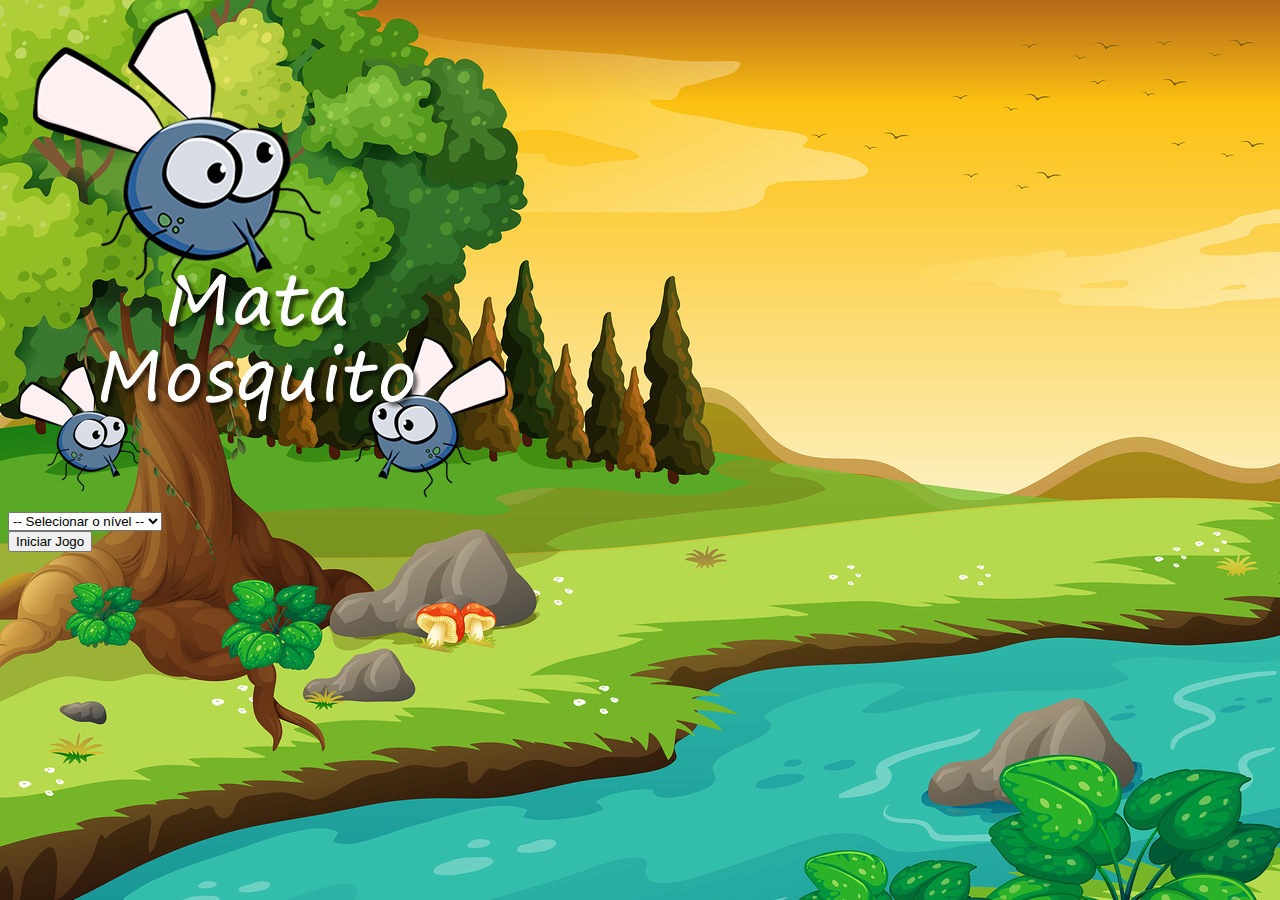
<file: index.html>
<!DOCTYPE html>
<html lang="en">
<head>
    <meta charset="UTF-8">
    <meta http-equiv="X-UA-Compatible" content="IE=edge">
    <meta name="viewport" content="width=device-width, initial-scale=1.0">
    <link href="https://cdn.jsdelivr.net/npm/bootstrap@5.3.0-alpha1/dist/css/bootstrap.min.css" rel="stylesheet" integrity="sha384-GLhlTQ8iRABdZLl6O3oVMWSktQOp6b7In1Zl3/Jr59b6EGGoI1aFkw7cmDA6j6gD" crossorigin="anonymous">
    <link rel="stylesheet" href="./assets/css/estilo.css">
    <title>Home | Mata Mosquito</title>

    <script>
        function iniciarJogo() {
            
            let nivel = document.getElementById('nivel').value

            if(nivel === '') {
                alert('Selecione um nível para iníciar o jogo')
                return false
            }

            window.location.href = 'app.html?' + nivel
        }
    </script>
</head>
<body>
    <div class="container">
        <div class="row">
            <div class="col">
                <div class="d-flex justify-content-center">
                    <img src="./assets/imagens/game.png">
                </div>
            </div>
        </div>
        <div class="row">
            <div class="col">
                <div class="d-flex justify-content-center">
                    <div class="mb-5">
                        <select id="nivel" class="form-control">
                            <option value="">-- Selecionar o nível --</option>
                            <option value="normal">Normal</option>
                            <option value="dificil">Dificial</option>
                            <option value="chucknorris">Chuck Norris</option>
                        </select>
                    </div>
                </div>
            </div>
        </div>

        <div class="row">
            <div class="col">
                <div class="d-flex justify-content-center">
                    <button type="button" class="btn btn-danger btn-lg" onclick="iniciarJogo()">Iniciar Jogo</button>
                </div>
            </div>
        </div>
    </div>
</body>
</html>
</file>
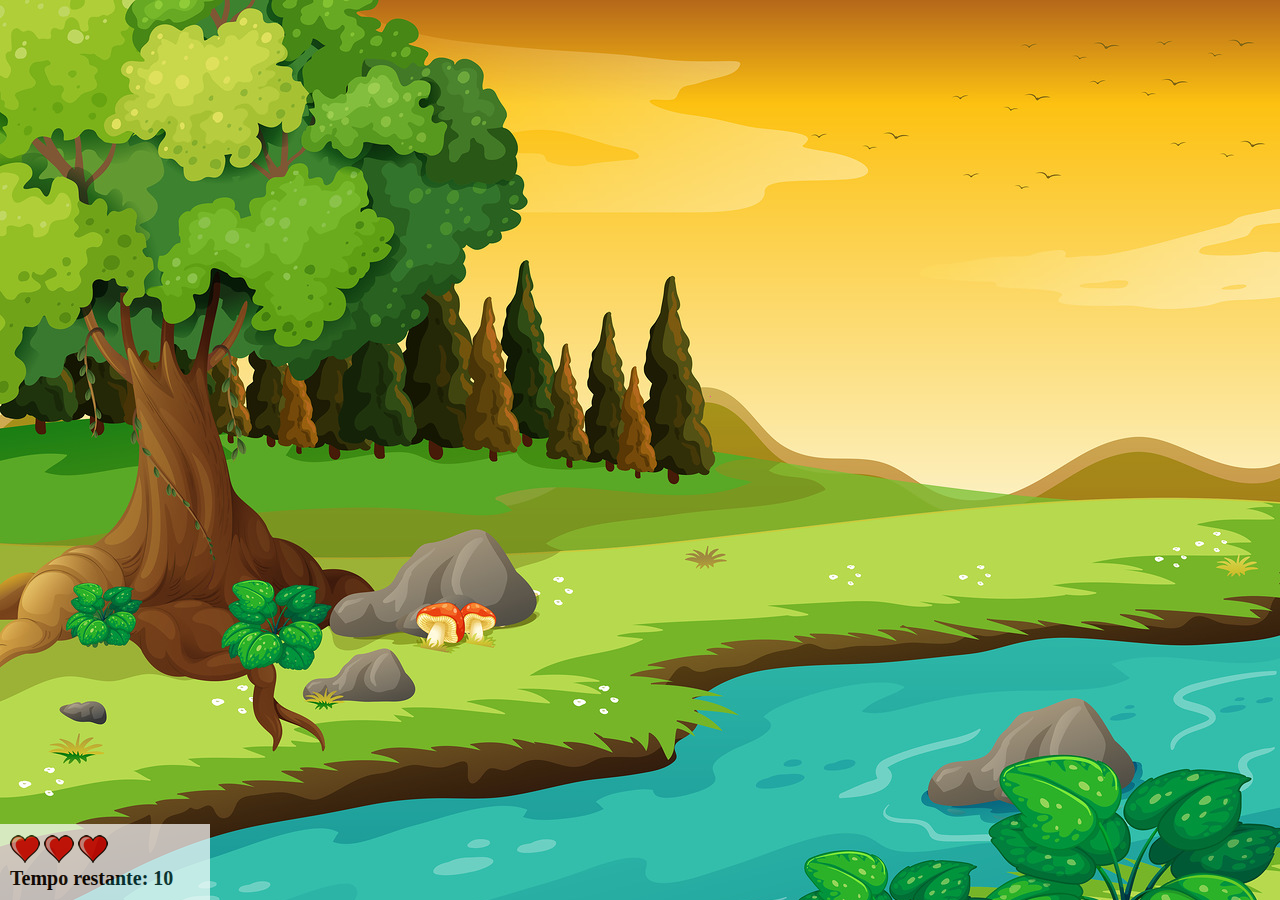
<file: app.html>
<!DOCTYPE html>
<html lang="pt-br">
<head>
    <meta charset="UTF-8">
    <meta http-equiv="X-UA-Compatible" content="IE=edge">
    <meta name="viewport" content="width=device-width, initial-scale=1.0">
    <script src="./assets/js/jogo.js"></script>
    <link rel="stylesheet" href="./assets/css/estilo.css">
    <title>Mata Mosquito</title>
</head>
<body onresize="ajustaTamanhoPalcoJogo()">

    <div class="painel">
        <div class="vidas">
            <img id="v1" src="./assets/imagens/coracao_cheio.png">
            <img id="v2" src="./assets/imagens/coracao_cheio.png">
            <img id="v3" src="./assets/imagens/coracao_cheio.png">
        </div>
        <div class="cronometro">
            Tempo restante: <span id="cronometro"></span>
        </div>
    </div>

    <script>
        document.getElementById('cronometro').innerHTML = tempo

        var criarMosca = setInterval(function(){
            posicaoRandomica()
        }, criaMosquitoTempo)
    </script>
</body>
</html>
</file>
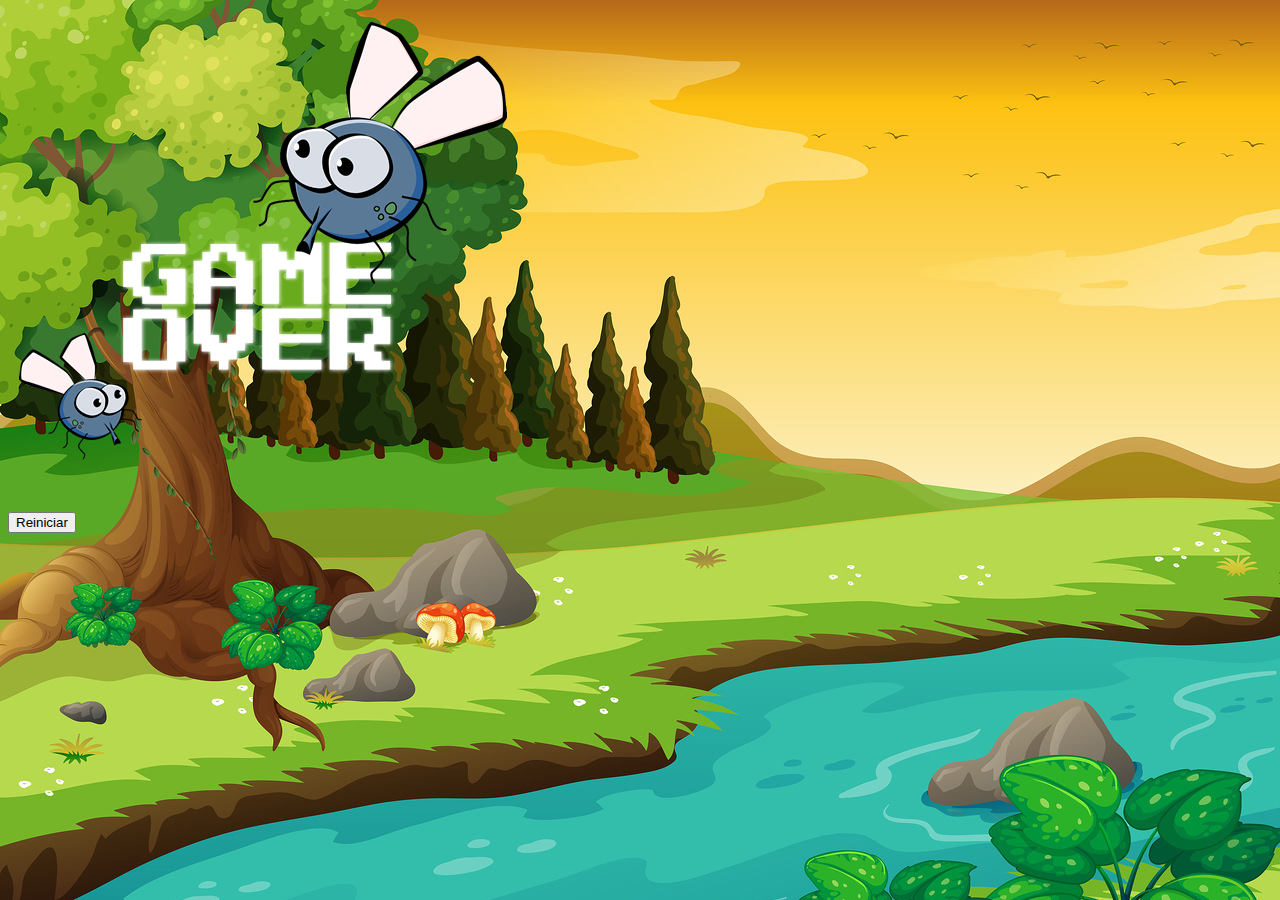
<file: game_over.html>
<!DOCTYPE html>
<html lang="en">
<head>
    <meta charset="UTF-8">
    <meta http-equiv="X-UA-Compatible" content="IE=edge">
    <meta name="viewport" content="width=device-width, initial-scale=1.0">
    <link href="https://cdn.jsdelivr.net/npm/bootstrap@5.3.0-alpha1/dist/css/bootstrap.min.css" rel="stylesheet" integrity="sha384-GLhlTQ8iRABdZLl6O3oVMWSktQOp6b7In1Zl3/Jr59b6EGGoI1aFkw7cmDA6j6gD" crossorigin="anonymous">
    <link rel="stylesheet" href="./assets/css/estilo.css">
    <title>Game Over | Mata Mosquito</title>
</head>
<body>
    <div class="container">
        <div class="row">
            <div class="col">
                <div class="d-flex justify-content-center">
                    <img src="./assets/imagens/game_over.png">
                </div>
            </div>
        </div>

        <div class="row">
            <div class="col">
                <div class="d-flex justify-content-center">
                    <button type="button" class="btn btn-dark btn-lg" onclick="window.location.href='index.html'">Reiniciar</button>
                </div>
            </div>
        </div>
    </div>
</body>
</html>
</file>
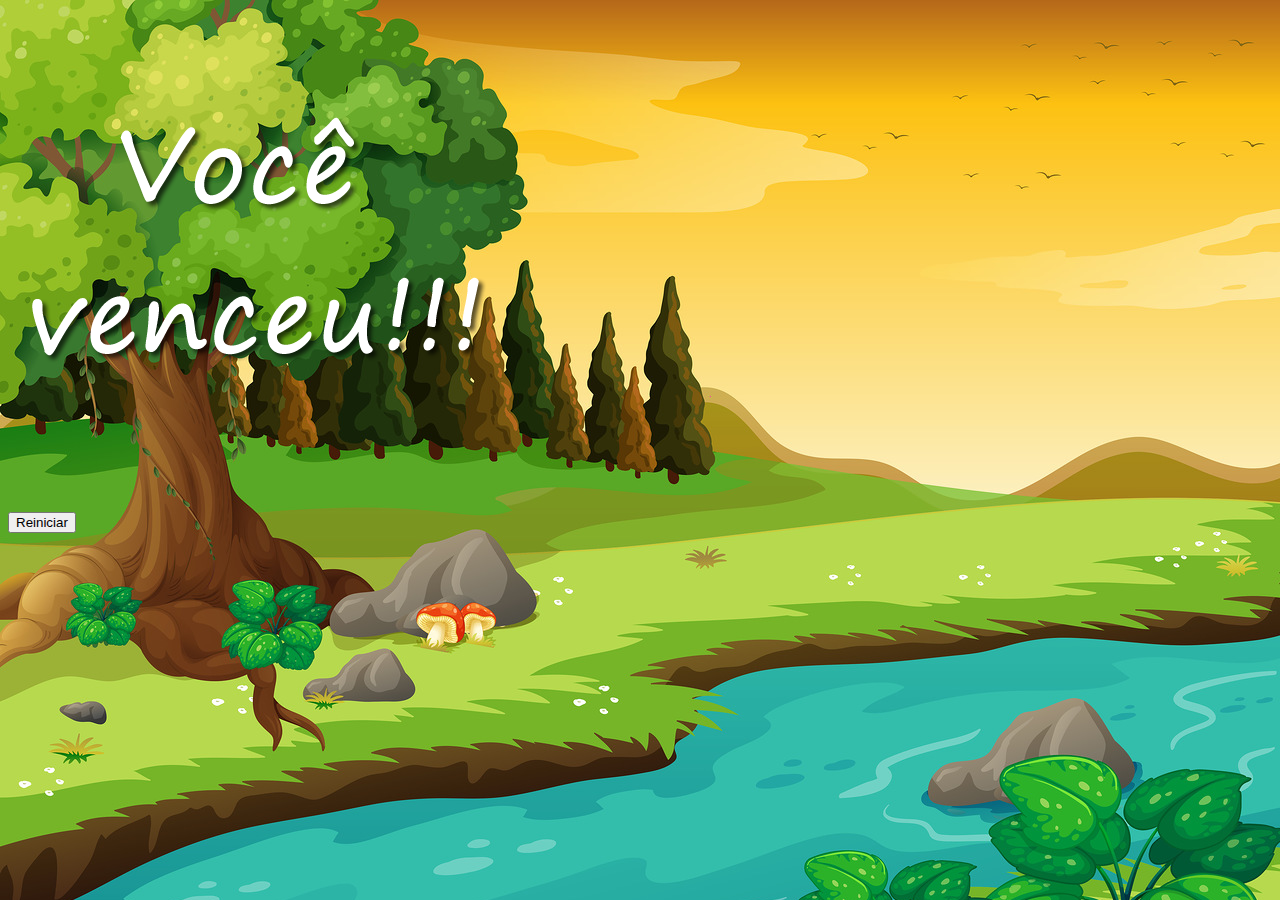
<file: vitoria.html>
<!DOCTYPE html>
<html lang="en">
<head>
    <meta charset="UTF-8">
    <meta http-equiv="X-UA-Compatible" content="IE=edge">
    <meta name="viewport" content="width=device-width, initial-scale=1.0">
    <link href="https://cdn.jsdelivr.net/npm/bootstrap@5.3.0-alpha1/dist/css/bootstrap.min.css" rel="stylesheet" integrity="sha384-GLhlTQ8iRABdZLl6O3oVMWSktQOp6b7In1Zl3/Jr59b6EGGoI1aFkw7cmDA6j6gD" crossorigin="anonymous">
    <link rel="stylesheet" href="./assets/css/estilo.css">
    <title>Vitória | Mata Mosquito</title>
</head>
<body>
    <div class="container">
        <div class="row">
            <div class="col">
                <div class="d-flex justify-content-center">
                    <img src="./assets/imagens/vitoria.png">
                </div>
            </div>
        </div>

        <div class="row">
            <div class="col">
                <div class="d-flex justify-content-center">
                    <button type="button" class="btn btn-dark btn-lg" onclick="window.location.href='index.html'">Reiniciar</button>
                </div>
            </div>
        </div>
    </div>
</body>
</html>
</file>
<file: assets/css/estilo.css>
html {
    cursor: url('../imagens/mata_mosca.png') 30 30, auto;

}

body {
    background-image: url('../imagens/bg.jpg');
    background-repeat: no-repeat;
    background-size: 100%;
    user-select: none;
}

.mosquito1 {
    width: 50px;
    height: 50px;
}

.mosquito2 {
    width: 70px;
    height: 70px;
}

.mosquito3 {
    width: 90px;
    height: 90px;
}

.ladoA {
    transform: scaleX(1);
}

.ladoB {
    transform: scaleX(-1);
}

.painel {
    background-color: #fff;
    border-top: solid 1px #fff;
    left: 0;
    bottom: 0;
    position: absolute;
    padding: 10px;
    opacity: 0.7;
    width: 190px;
}

.vidas {
    float: left;
}

.cronometro {
    float: left;
    font-size: 20px;
    font-weight: bold;
}
</file>
